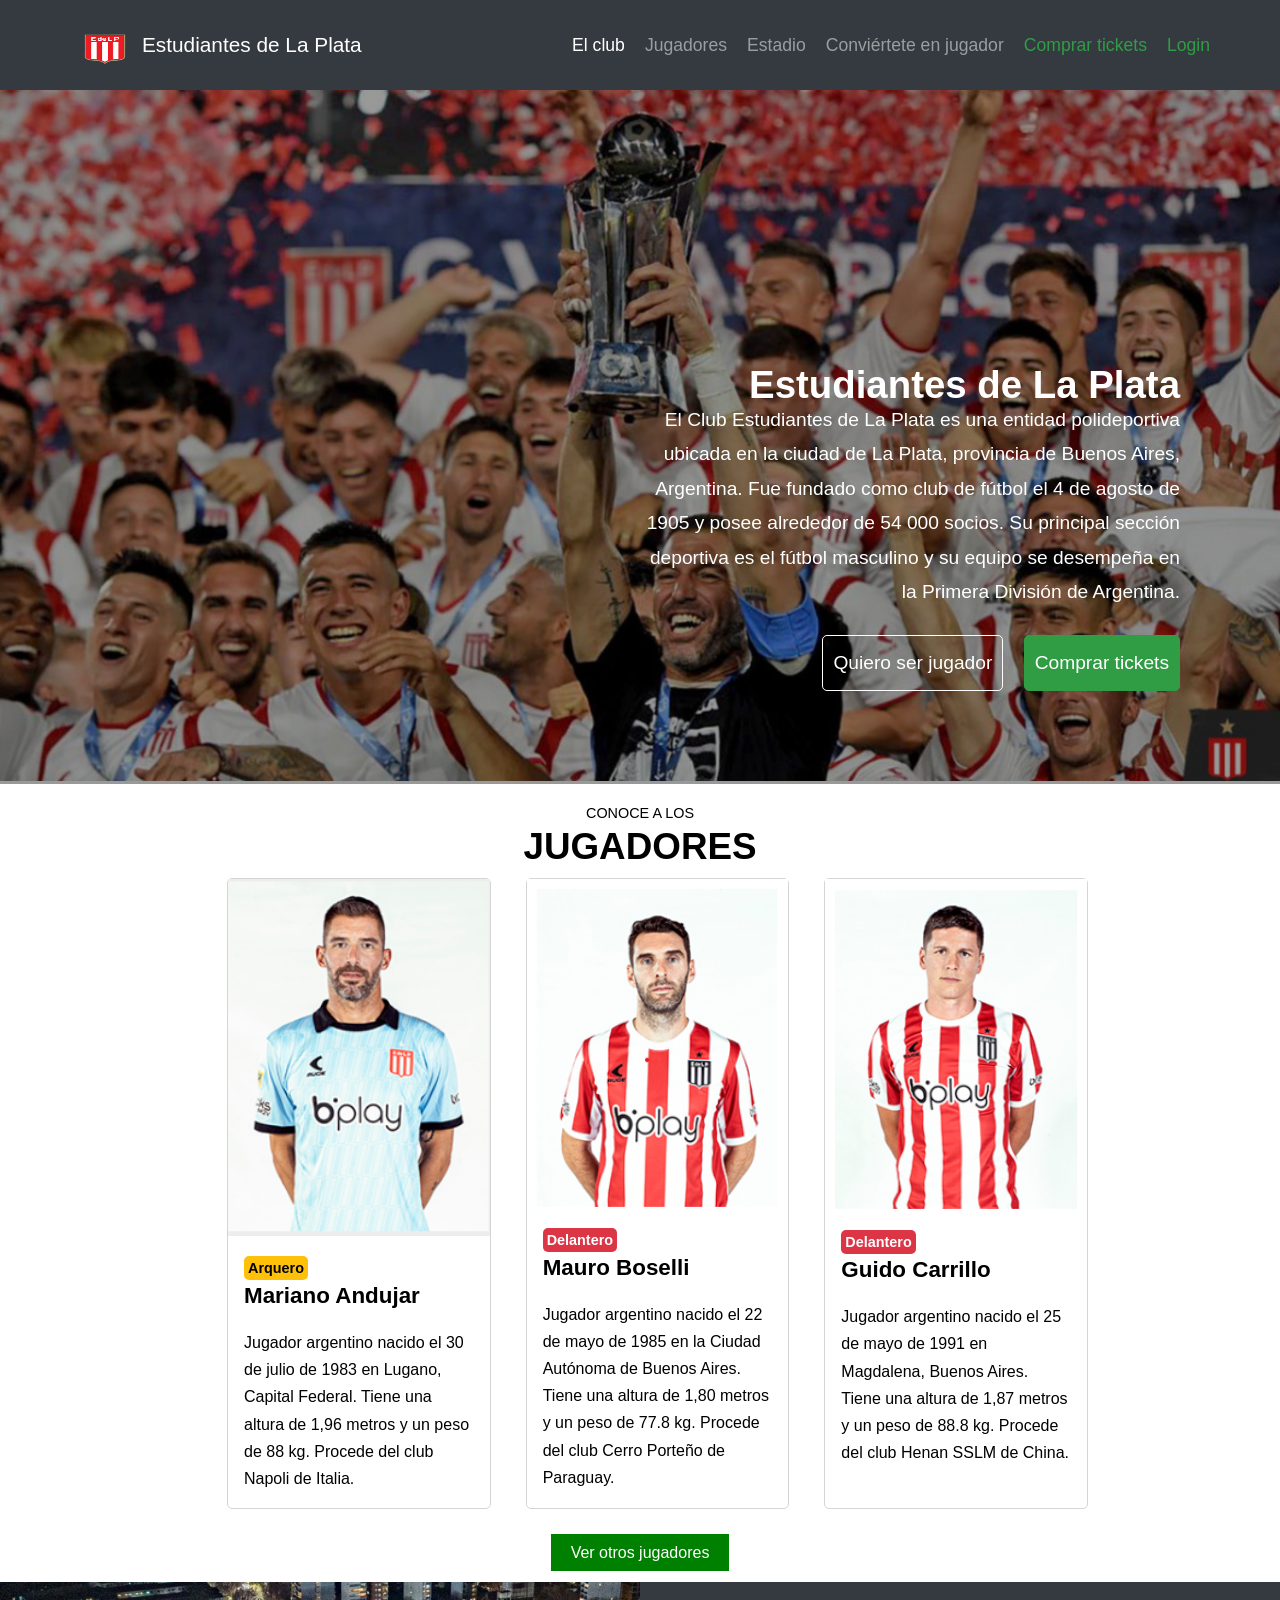
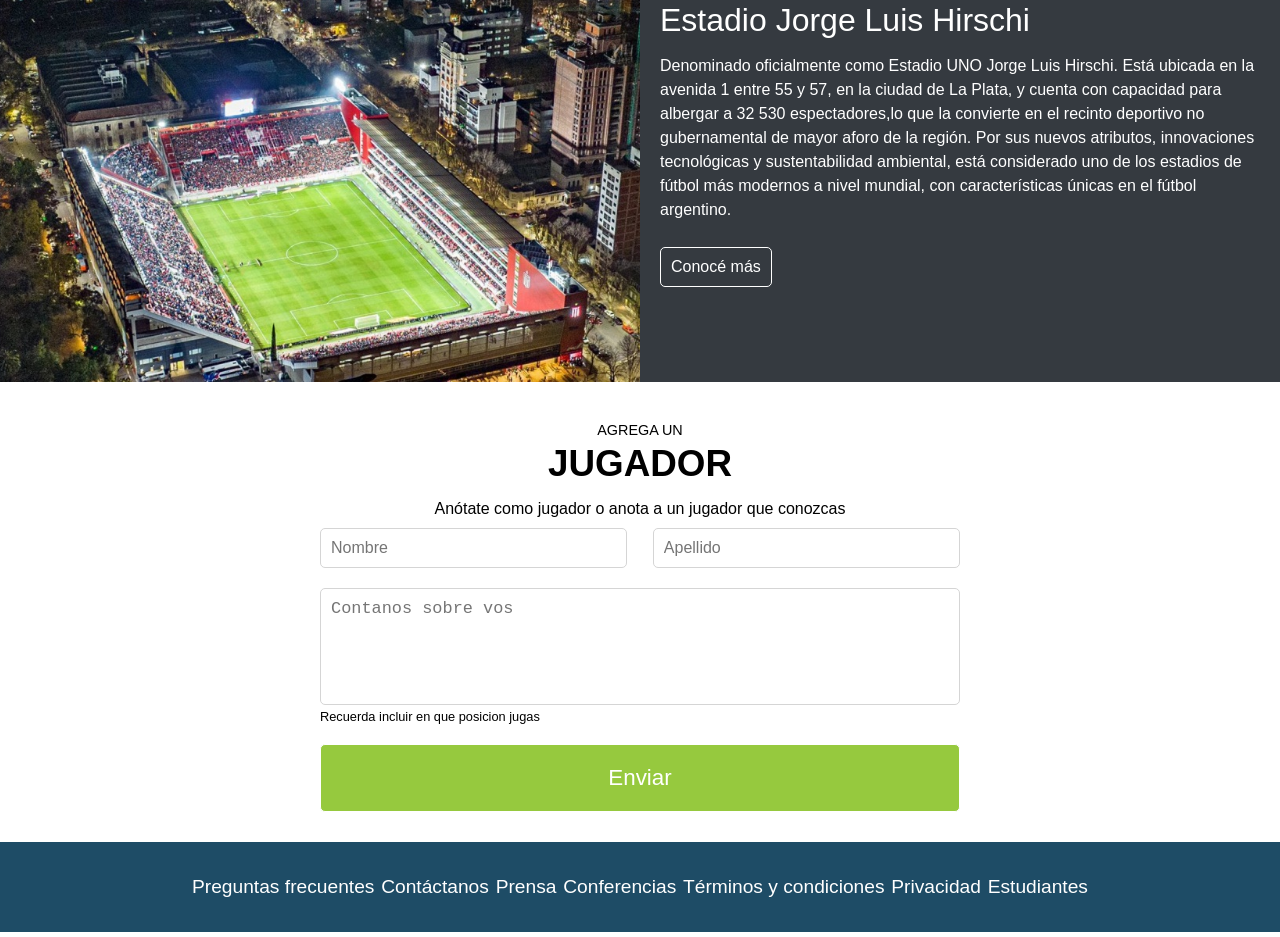
<file: index.html>
<!DOCTYPE html>
<html lang="en">

<head>
    <meta charset="UTF-8">
    <meta http-equiv="X-UA-Compatible" content="IE=edge">
    <meta name="viewport" content="width=device-width, initial-scale=1.0">
    <title>Estudiantes de la Plata</title>
    <link rel="icon" type="image/x-icon" href="img/Escudo.png">
    <link rel="stylesheet" href="styles.css">
</head>

<body>
    <nav>
        <div class="brandLogo">
            <div class="logo"></div>
            <a href="#" class="brand">Estudiantes de La Plata</a>
        </div>
        <ul class="navigation">
            <li><a href="#elclub" class="active">El club</a></li>
            <li><a href="#jugadores">Jugadores</a></li>
            <li><a href="#estadio">Estadio</a></li>
            <li><a href="#anotate">Conviértete en jugador</a></li>
            <li><a href="#"><span class="ticket">Comprar tickets</span></a></li>
            <li><a href="vistas/login.jsp"><span class="ticket">Login</span></a></li>
        </ul>
    </nav>
    <header id="elclub">
        <div class="slider">
            <div class="sliderText">
                <h2>Estudiantes de La Plata</h2>
                <p>El Club Estudiantes de La Plata es una entidad polideportiva ubicada en la ciudad de La Plata,
                    provincia de Buenos Aires, Argentina. Fue fundado como club de fútbol el 4 de agosto de 1905 y posee
                    alrededor de 54 000 socios. Su principal sección deportiva es el fútbol masculino y su equipo se
                    desempeña en la Primera División de Argentina.
                </p>
                <a href="#" class="btnWhite">Quiero ser jugador</a>
                <a href="#" class="btnTicket">Comprar tickets</a>
            </div>
            <div class="overlay"></div>
            <ul>
                <li><img src="img/Campeones"></li>
            </ul>
        </div>
    </header>
    <section class="jugadores" id="jugadores">
        <h3>CONOCE A LOS</h3>
        <h2>JUGADORES</h2>
        <div class="cardGroup">
            <div class="card">
                <div class="cardImage"><img src="img/Andujar.png"></div>
                <div class="content">
                    <div class="heading">
                        <div class="arq">Arquero</div>
                        <h4>Mariano Andujar</h4>
                    </div>
                    <div class="cardText">Jugador argentino nacido el 30 de julio de 1983 en Lugano, Capital Federal.
                        Tiene una altura de 1,96 metros y un peso de 88 kg. Procede del club Napoli de Italia.
                    </div>
                </div>
            </div>
            <div class="card">
                <div class="cardImage"><img src="img/Boselli.png"></div>
                <div class="content">
                    <div class="heading">
                        <div class="del">Delantero</div>
                        <h4>Mauro Boselli</h4>
                    </div>
                    <div class="cardText">Jugador argentino nacido el 22 de mayo de 1985 en la Ciudad Autónoma de Buenos
                        Aires.
                        Tiene una altura de 1,80 metros y un peso de 77.8 kg. Procede del club Cerro Porteño de
                        Paraguay.
                    </div>
                </div>
            </div>
            <div class="card">
                <div class="cardImage"><img src="img/Carrillo.png"></div>
                <div class="content">
                    <div class="heading">
                        <div class="del">Delantero</div>
                        <h4>Guido Carrillo</h4>
                    </div>
                    <div class="cardText">Jugador argentino nacido el 25 de mayo de 1991 en Magdalena, Buenos Aires.
                        Tiene una altura de 1,87 metros y un peso de 88.8 kg. Procede del club Henan SSLM de China.
                    </div>
                </div>
            </div>
        </div>
        <div>
            <a href="vistas/verJugadores.jsp"
                style="background-color: green; color: white; padding: 10px 20px; text-decoration: none; border: none; cursor: pointer; margin: 10px 0;">
                Ver otros jugadores
            </a>
        </div>
    </section>
    <section class="estadio" id="estadio" style="margin-top: 20px;">
        <img src="img/Estadio.jpg" class="estadioImage">
        <div class="estadioText">
            <h3>Estadio Jorge Luis Hirschi</h3>
            <p>Denominado oficialmente como Estadio UNO Jorge Luis Hirschi. Está ubicada en la avenida 1 entre 55 y 57,
                en la ciudad de La Plata, y cuenta con capacidad para albergar a 32 530 espectadores,lo que la convierte
                en el recinto deportivo no gubernamental de mayor aforo de la región.
                Por sus nuevos atributos, innovaciones tecnológicas y sustentabilidad ambiental, está considerado uno de
                los estadios de fútbol más modernos a nivel mundial, con características únicas en el fútbol argentino.
            </p>
            <a href="#" class="btnWhite">Conocé más</a>
        </div>

    </section>
    <section class="anotate" id="anotate">
        <h3>AGREGA UN</h3>
        <h2>JUGADOR</h2>
        <p>Anótate como jugador o anota a un jugador que conozcas</p>
        <form action="registroJugador" method="post">
            <div class="inputGroup">
                <input type="text" name="nombre" id="nombre" placeholder="Nombre">
                <input type="text" name="apellido" id="apellido" placeholder="Apellido">
            </div>
            <textarea name="tema" id="tema" cols="30" rows="5" placeholder="Contanos sobre vos"></textarea>
            <p class="info">Recuerda incluir en que posicion jugas</p>
            <input type="submit" id="btnEnviar" value="Enviar">
        </form>
    </section>
    <footer>
        <ul class="footer">
            <li><a href="#">Preguntas frecuentes</a></li>
            <li><a href="#">Contáctanos</a></li>
            <li><a href="#">Prensa</a></li>
            <li><a href="#">Conferencias</a></li>
            <li><a href="#">Términos y condiciones</a></li>
            <li><a href="#">Privacidad</a></li>
            <li><a href="#">Estudiantes</a></li>
        </ul>
    </footer>
</body>

</html>
</file>
<file: styles.css>
@import url("https://fonts.googleapis.com/css2?family=Poppins:wght@100;200;300;400;500;600;700;800;900&display=swap");

*,
::before,
::after {
    margin: 0;
    padding: 0;
    box-sizing: border-box;
}

html {
    font-family: 'Lucida Sans', 'Lucida Sans Regular', 'Lucida Grande', sans-serif;    
}

nav {
    padding: 0px 70px 0px 70px;
    width: 100vw;
    display: flex;
    justify-content: space-between;
    align-items: center;
    height: 10vh;
    background-color: #353a40;    
}

.brandLogo {
    display: flex;
    justify-content: space-between;
    align-items: center;
    color: white;
}

.logo {
    width: 70px;
    height: 40px;
    background: url(/img/Escudo.png);   
    background-size: 70px 40px;
}

.brand {
    color: #fff;
    font-weight: 500;
    font-size: 1.3em;
    text-decoration: none;
    margin-left: 2px;
}

.navigation {
    display: flex;
    justify-content: space-between;
    align-items: center;
    list-style: none;   
}

.navigation li {
    list-style: none;
    margin-left: 20px;
}

.navigation a{
    color: #9a9ea1;
    font-size: 1.1em;
    font-weight: 500;
    text-decoration: none;
}

.navigation a.active{
    color: white;
}

.ticket {
    color: #309d44;
}

.slider{
    width: 100vw;
    max-height: 800px;
    overflow: hidden;
    position: relative;
}

.slider ul{
    display: flex;
    width: 300%;  
}

.slider li{
    width: 100vw;
    height: 100%;
    list-style: none;
}

.slider img{
    width: 100vw;
    height: 100%;
    object-fit: cover !important;
    /* animation: slide 10s infinite alternate linear; */
}

.sliderText {
    color: white;
    line-height: 1.8em;
    font-size: 1.2em;
    font-weight: 500;
    text-align: end;
    width: 50%;
    padding-right: 100px;
    position: absolute;
    top: 40%;
    left: 50%;
    z-index: 2;
}

.sliderText h2 {    
    font-size: 2em;  
}

.overlay {
    background-color: black;
    opacity: 0.4;
    position: absolute;
    top: 0%;
    left: 0%;
    width: 100vw;
    height: 99.8%;
    z-index: 1;
}

.btnWhite {
    color: white;
    text-decoration: none;
    border: 1px solid #fff;
    border-radius: 5px;
    display: inline-block;
    padding: 10px 10px;
    margin: 25px 15px 0px 0px;
}

.btnTicket {
    color: white;
    background-color: #309d44;
    text-decoration: none;
    border: 1px solid #309d44;
    border-radius: 5px;
    display: inline-block;
    padding: 10px 10px;
    margin-top: 25px;
}

section.jugadores {
    display: flex;
    flex-direction: column;
    justify-content: center;
    align-items: center;
    padding-top: 20px;
}

section.jugadores h3{
    font-size: 0.9em;
    font-weight: 300;
}

section.jugadores h2{
    font-size: 2.3em;
    font-weight: 600;
    margin: 5px 0px 10px 0px;
}

.cardGroup {
    width: 100vw;
    display: flex;
    justify-content: space-around;
    padding: 0% 15% 0% 15%;
}

.card {
    width: 35%;
    border: 0.1px solid rgb(213 213 213);
    border-radius: 5px;
    margin-left: 35px;
    margin-bottom: 35px;
}

.cardImage {
    width: 100%;
}

.cardImage img {
    width: 100%;
    object-fit: contain;
}

.content {
    padding: 16px;
}

.arq {
    display: inline-block;
    padding: 4px;
    font-size: 0.9em;
    font-weight: 600;
    border-radius: 5px;
    background-color: #fec009;
}

.def {
    display: inline-block;
    padding: 4px;
    font-size: 0.9em;
    font-weight: 600;
    border-radius: 5px;
    color: white;
    background-color: #17a2b9;
}

.med {
    display: inline-block;
    padding: 4px;
    font-size: 0.9em;
    font-weight: 600;
    border-radius: 5px;
    color: white;
    background-color: #6c747f;
}

.del {
    display: inline-block;
    padding: 4px;
    font-size: 0.9em;
    font-weight: 600;
    border-radius: 5px;
    color: white;
    background-color: #dc3546;
}

.heading h4 {
    margin: 3px 0px 20px 0px;
    font-size: 1.4em;
    font-weight: 600;
}

.cardText {
    line-height: 1.7em;
    font-size: 1em;
    font-weight: 400;
}

section.estadio {
    display: flex;
    justify-content: space-evenly;
    width: 100vw; 
    height: 100%;
}

.estadioImage {
    width: 50%;
    min-height: 400px;
    object-fit: cover;
}

.estadioText {  
    background-color: #353a40;
    width: 50%;
    color: white;
    padding: 20px;
}

.estadioText h3{  
    font-size: 2em;
    font-weight: 500;
    margin-bottom: 15px;
}

.estadioText p{  
    font-weight: 500;  
    line-height: 1.5em;
}

section.anotate {
    width: 100vw;
    display: flex;
    flex-direction: column;
    justify-content: center;
    align-items: center;
    padding-top: 40px;
}

section.anotate h3 {   
    font-size: 0.9em;
    font-weight: 300;
}

section.anotate h2 {
    font-size: 2.3em;
    font-weight: 600;
    margin: 5px 0px 15px 0px;
}

section.anotate p { 
    margin-bottom: 10px;
}

form {
    width: 50vw;
}

form .inputGroup {
    display: flex;
    align-items: center;
    justify-content: space-between;
}

form input,
 textarea { 
    border: 0.1px solid rgb(213 213 213);
    border-radius: 5px;
    padding: 10px;
    color: #111;
    outline: none;
    resize: none;
}

form input {
    width: 48%;
    margin-bottom: 20px;
    font-size: 1em !important;
    font-weight: 500;
}

form textarea {
    width: 100%;
    font-size: 1.3em !important;
    font-weight: 500;

}

form p {
    font-size: 0.8em;
    margin-bottom: 20px !important;
}

form input[type="submit"] {
    width: 100%;
    font-size: 1.4em !important;
    font-weight: 500;
    padding: 20px;
    color: #fff;
    background: #96c93e;
    border: 1px solid #fff;
    display: inline-block;
    text-decoration: none;
    transition: 0.5s;
    cursor: pointer;
}


footer {
    width: 100vw;
    height: 10vh;
    background-color: #1e4c66;
}

.footer {
    width: 70%;   
    height: 100%; 
    margin: 10px auto;
    display: flex;
    justify-content: space-between;
    align-items: center;   
    font-size: 1.2em;
    font-weight: 400;
}

.footer li {
    list-style: none !important;
}

.footer li a {
    color: white !important;
    text-decoration: none;  
}

@keyframes slide{
    0%{margin-left: 0;}
    30%{margin-left: 0;}
    
    35%{margin-left: -100%;}
    65%{margin-left: -100%;}
      
    70%{margin-left: -200%;}
    100%{margin-left: -200%;}
}

@media only screen and (min-width:320px) and (max-width:768px){
  .slider, .slider ul, .slider img{
      height: 100vh;
  }
}
</file>
